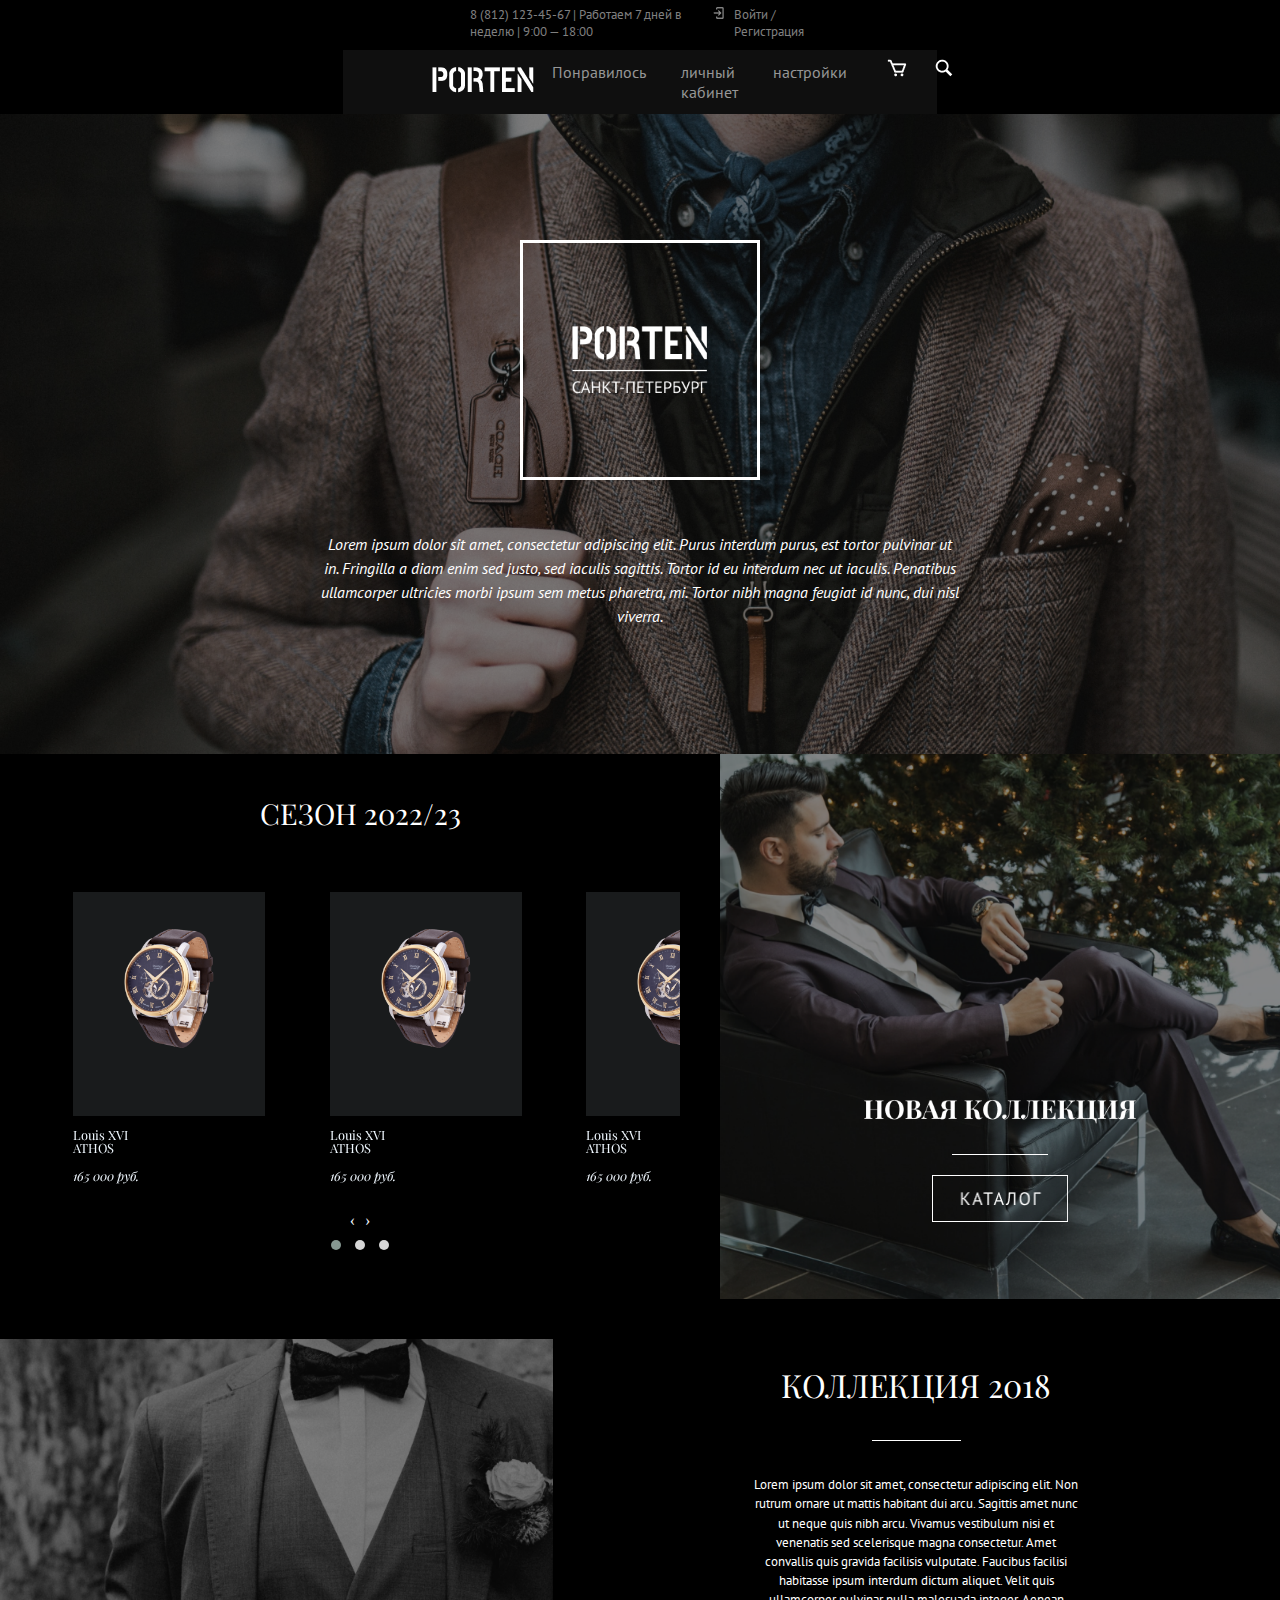
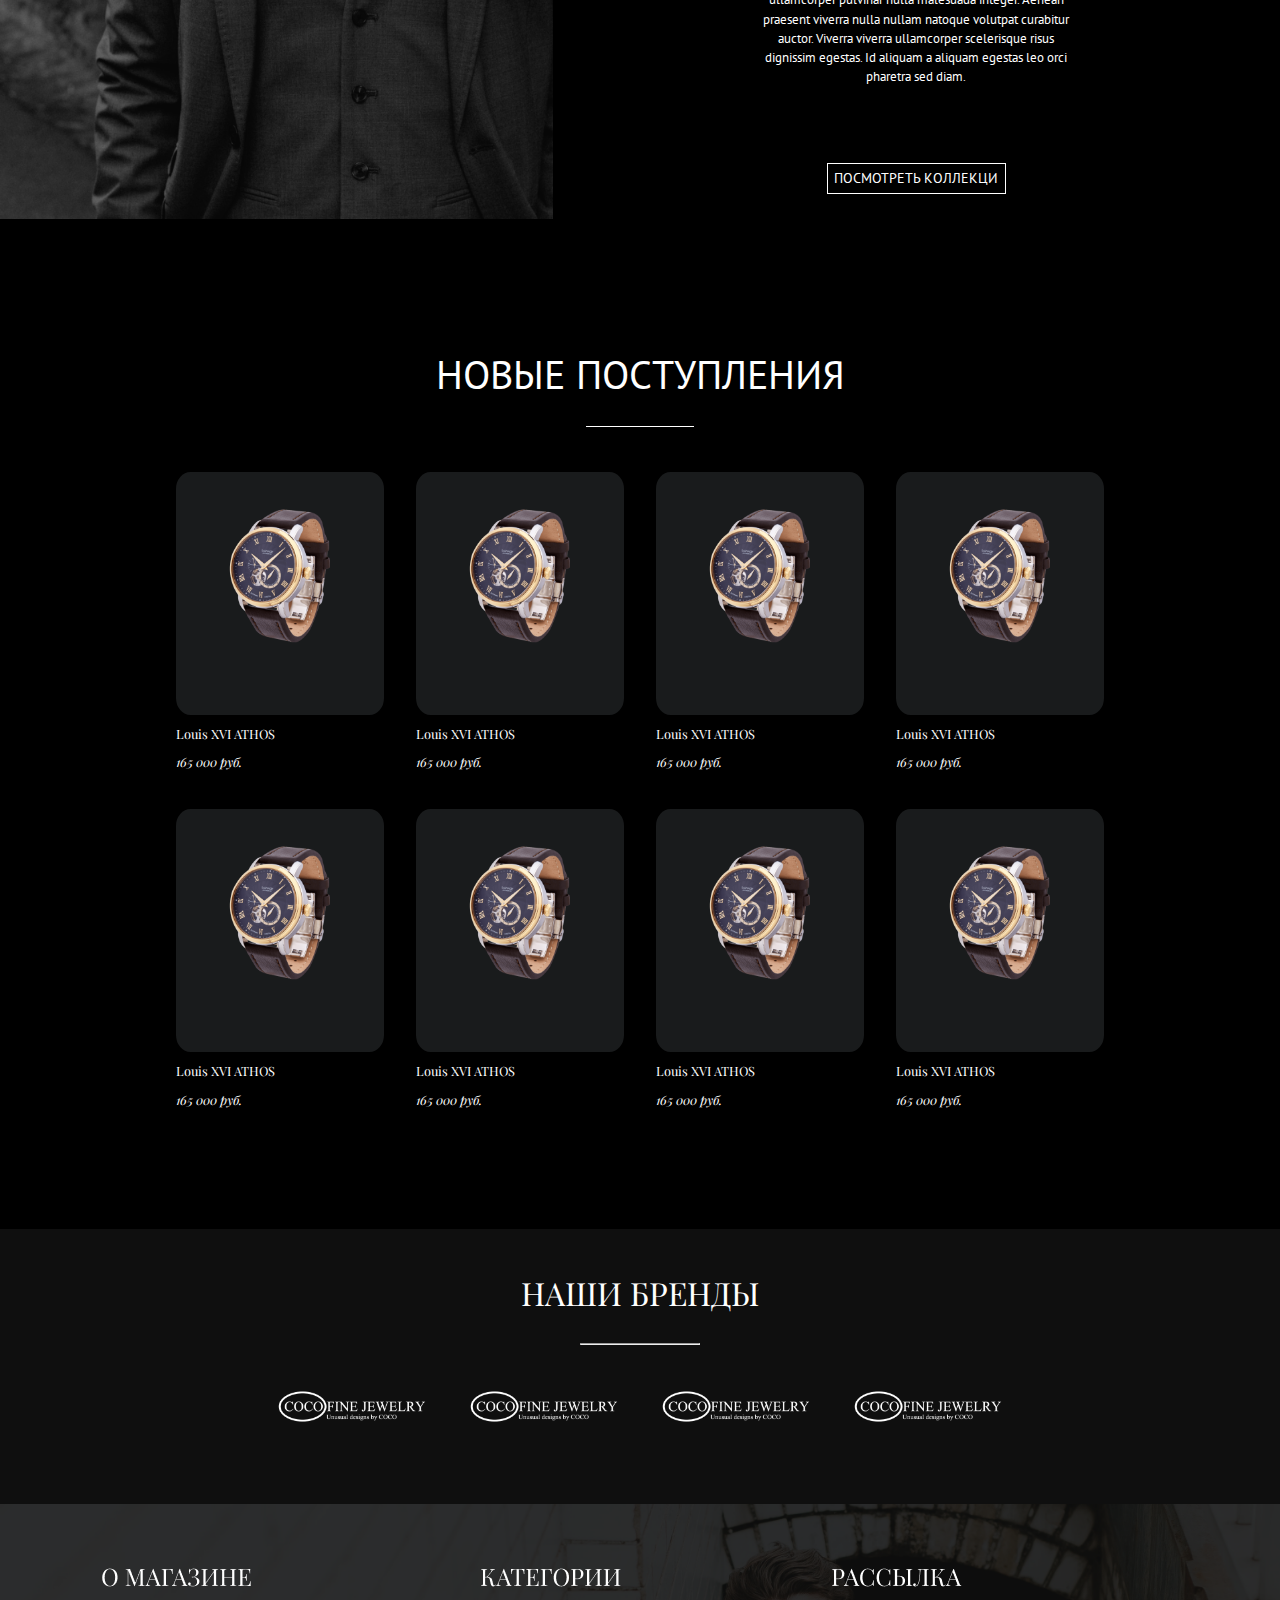
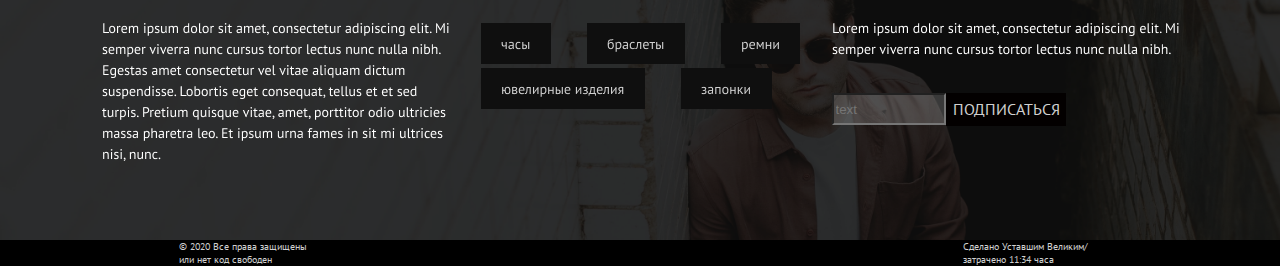
<file: все/грустное програмирование 1/html.thml/основной сайт/index.html>
<!DOCTYPE html>
<html lang="en">
<head>
    <!-- неизвестно со всего мира -->
    <meta charset="UTF-8">
    <meta http-equiv="X-UA-Compatible" content="IE=edge">
    <meta name="viewport" content="width=device-width, initial-scale=1.0">
    <link rel="preconnect" href="https://fonts.googleapis.com"><link rel="preconnect" href="https://fonts.gstatic.com" crossorigin><link href="https://fonts.googleapis.com/css2?family=Lobster&family=PT+Sans&family=Titillium+Web:ital,wght@1,200&display=swap" rel="stylesheet">
    <link rel="preconnect" href="https://fonts.googleapis.com">
    <link rel="preconnect" href="https://fonts.gstatic.com" crossorigin>
    <link href="https://fonts.googleapis.com/css2?family=PT+Sans&family=Playfair+Display:ital@0;1&family=Titillium+Web:ital,wght@1,200&display=swap" rel="stylesheet">


    <!-- С ПК -->
    <link rel="shortcut icon" href="favicon.ico" type="image/x-icon">
    <link rel="stylesheet" href="../CSS/vss.css">
    <link rel="stylesheet" href="../CSS/vss2.css">
    <link rel="stylesheet" href="../CSS/vss3.css">

    <!-- Симбиоты -->
    <link rel="stylesheet" href="../CSS/owl.carousel.min.css">
    <link rel="stylesheet" href="../CSS/owl.theme.default.min.css">


    <title>PORTEN</title>
</head>
<body>
    <header>
        <div id="hedet5">
            <div id="heder1">
                <div id="phonH">8 (812) 123-45-67    |    Работаем 7 дней в неделю    |    9:00 — 18:00  </div>
                <div id="heder2">
                    <div><img id="img1H" src="../фото/heder/ic_sharp-log-in.png" alt=""></div>
                    <div>Войти / Регистрация</div>
                </div>
            </div>
        </div>
        <nav>
            <div id="heder4">
                <div id="hedersd">
                    <div><img id="wwwhead" src="../фото/heder/PORTEN.png" alt=""></div>
                </div>
                <div id="sdsdheder">
                    <a class="textheder1" id="ahed1" href="../иные под сайты/proverka.html">Понравилось</a>
                    <a class="textheder1" id="ahed1" href="../иные под сайты/proverka.html">личный кабинет</a>
                    <a class="textheder1" id="ahed1" href="../иные под сайты/proverka.html">настройки</a>
                    <a class="textheder12" id="ahed1" href="../иные под сайты/proverka.html"><img id="rostimghed" src="../фото/heder/bx_bx-cart.png" alt=""></a>
                    <a class="textheder2" id="ahed1" href="../иные под сайты/proverka.html"><img id="rostimghed" src="../фото/heder/gridicons_search.png" alt=""></a>
                </div>
            </div>
        </nav>
    </header>
    <main>
        <div class="main1">
            <div><img class="miniimgmain1" src="../фото/main/logo.png" alt=""></div>
            <div class="mainmaxwight1">Lorem ipsum dolor sit amet, consectetur adipiscing elit. Purus interdum purus, est tortor pulvinar ut in. Fringilla a diam enim sed justo, sed iaculis sagittis. Tortor id eu interdum nec ut iaculis. Penatibus ullamcorper ultricies morbi ipsum sem metus pharetra, mi. Tortor nibh magna feugiat id nunc, dui nisl viverra.</div>
        </div>
        <div class="main2">
            <div id="main1255">
                <div class="sasonmain2" id="ok2">СЕЗОН 2022/23</div>
                <div class="poloscamain2"><div class="poloscamain22"></div></div>
                <div class="owl-carousel owl-theme" id="ok" style="color:aliceblue;">
                    <div class="item" id="mardgentightmain2">
                        <div class="padingclokmain"><img src="../фото/main/62050 1.png" alt=""></div>
                        <div>
                            <p class="rextmainclok">Louis XVI ATHOS</p>
                            <p class="rextmainclok2">165 000 руб.  </p>
                        </div>
                    </div>
                    <div class="item" id="mardgentightmain23"><h4></h4></div>
                    <div class="item" id="mardgentightmain2">
                        <div class="padingclokmain"><img src="../фото/main/62050 1.png" alt=""></div>
                        <div>
                            <p class="rextmainclok">Louis XVI ATHOS</p>
                            <p class="rextmainclok2">165 000 руб.  </p>
                        </div>
                    </div>
                    <div class="item" id="mardgentightmain23"><h4></h4></div>
                    <div class="item" id="mardgentightmain2">
                        <div class="padingclokmain"><img src="../фото/main/62050 1.png" alt=""></div>
                        <div>
                            <p class="rextmainclok">Louis XVI ATHOS</p>
                            <p class="rextmainclok2">165 000 руб.  </p>
                        </div>
                    </div>
                    <div class="item" id="mardgentightmain23"><h4></h4></div>
                    <div class="item" id="mardgentightmain2">
                        <div class="padingclokmain"><img src="../фото/main/62050 1.png" alt=""></div>
                        <div>
                            <p class="rextmainclok">Louis XVI ATHOS</p>
                            <p class="rextmainclok2">165 000 руб.  </p>
                        </div>
                    </div>
                    <div class="item" id="mardgentightmain23"><h4></h4></div>
                    <div class="item" id="mardgentightmain2">
                        <div class="padingclokmain"><img src="../фото/main/62050 1.png" alt=""></div>
                        <div>
                            <p class="rextmainclok">Louis XVI ATHOS</p>
                            <p class="rextmainclok2">165 000 руб.  </p>
                        </div>
                    </div>
                    <div class="item" id="mardgentightmain23"><h4></h4></div>
                    <div class="item" id="mardgentightmain2">
                        <div class="padingclokmain"><img src="../фото/main/62050 1.png" alt=""></div>
                        <div>
                            <p class="rextmainclok">Louis XVI ATHOS</p>
                            <p class="rextmainclok2">165 000 руб.  </p>
                        </div>
                    </div>
                    <div class="item" id="mardgentightmain23"><h4></h4></div>
                </div>
            </div>
            <div id="main1245">
                <div style="height: 50%;"></div>
                <div class="bambammaib">
                    <div><img style="width: 17em;" src="../фото/main/Новая коллекция.png" alt=""></div>
                    <div class="poloscamain23"><div class="poloscamain33"></div></div>
                    <a href="#noviu_wtshi"><img id="katalogmain2145" src="../фото/main/Frame 2.png" alt=""></a>
                </div>
            </div>
        </div>
        <div class="main3">
            <div class="main3text">
                <div class="main3text1">КОЛЛЕКЦИЯ 2018</div>
                <br>
                <div class="main3textpolosa"></div>
                <br >
                <div class="main3text2">Lorem ipsum dolor sit amet, consectetur adipiscing elit. Non rutrum ornare ut mattis habitant dui arcu. Sagittis amet nunc ut neque quis nibh arcu. Vivamus vestibulum nisi et venenatis sed scelerisque magna consectetur. Amet convallis quis gravida facilisis vulputate. Faucibus facilisi habitasse ipsum interdum dictum aliquet. Velit quis ullamcorper pulvinar nulla malesuada integer. Aenean praesent viverra nulla nullam natoque volutpat curabitur auctor. Viverra viverra ullamcorper scelerisque risus dignissim egestas. Id aliquam a aliquam egestas leo orci pharetra sed diam. </div>
                <a class="boom" href="https://swissmade.com.ua/modnye-novinki-chasov-so-vsemirnoy-vystavki-baselworld-2018/"><div class="main3text3">ПОСМОТРЕТЬ КОЛЛЕКЦИ</div></a>
            </div>
            <div class="main3foto"></div>
        </div>
        <div class="main4">
            <div class="hedermain4" id="noviu_wtshi">НОВЫЕ ПОСТУПЛЕНИЯ</div>
            <div id="hrmain4"></div>
            <div class="postavimain4">
                <div class="marmine4">
                    <div class="main4clok"><img class="rostmine4" src="../фото/main/62050 1.png" alt=""></div>
                    <p class="rextmainclok">Louis XVI ATHOS</p>
                    <p class="rextmainclok2">165 000 руб.  </p>
                </div>
                <div class="marmine4">
                    <div class="main4clok"><img class="rostmine4" src="../фото/main/62050 1.png" alt=""></div>
                    <p class="rextmainclok">Louis XVI ATHOS</p>
                    <p class="rextmainclok2">165 000 руб.  </p>
                </div>
                <div class="marmine4">
                    <div class="main4clok"><img class="rostmine4" src="../фото/main/62050 1.png" alt=""></div>
                    <p class="rextmainclok">Louis XVI ATHOS</p>
                    <p class="rextmainclok2">165 000 руб.  </p>
                </div>
                <div class="marmine44">
                    <div class="main4clok"><img class="rostmine4" src="../фото/main/62050 1.png" alt=""></div>
                    <p class="rextmainclok">Louis XVI ATHOS</p>
                    <p class="rextmainclok2">165 000 руб.  </p>
                </div>
            </div>
            <div class="postavimain4">
                <div class="marmine41">
                    <div class="main4clok"><img class="rostmine4" src="../фото/main/62050 1.png" alt=""></div>
                    <p class="rextmainclok">Louis XVI ATHOS</p>
                    <p class="rextmainclok2">165 000 руб.  </p>
                </div>
                <div class="marmine41">
                    <div class="main4clok"><img class="rostmine4" src="../фото/main/62050 1.png" alt=""></div>
                    <p class="rextmainclok">Louis XVI ATHOS</p>
                    <p class="rextmainclok2">165 000 руб.  </p>
                </div>
                <div class="marmine41">
                    <div class="main4clok"><img class="rostmine4" src="../фото/main/62050 1.png" alt=""></div>
                    <p class="rextmainclok">Louis XVI ATHOS</p>
                    <p class="rextmainclok2">165 000 руб.  </p>
                </div>
                <div class="marmine44">
                    <div class="main4clok"><img class="rostmine4" src="../фото/main/62050 1.png" alt=""></div>
                    <p class="rextmainclok">Louis XVI ATHOS</p>
                    <p class="rextmainclok2">165 000 руб.  </p>
                </div>
            </div>
        </div>
    </main>
    <footer>
        <div class="footer1">
            <div class="footerheder1">НАШИ БРЕНДЫ</div>
            <hr class="hrfooter1">
            <div class="reclamafooter1">
                <div class="vvvmargerfooter1"><img class="rostfooterimg1" src="../фото/footer/Rectangle 2.png" alt=""></div>
                <div class="vvvmargerfooter1"><img class="rostfooterimg1" src="../фото/footer/Rectangle 2.png" alt=""></div>
                <div class="vvvmargerfooter1"><img class="rostfooterimg1" src="../фото/footer/Rectangle 2.png" alt=""></div>
                <div class="vvvmargerfooter1"><img class="rostfooterimg1" src="../фото/footer/Rectangle 2.png" alt=""></div>
            </div>
        </div>
        <div class="footer2">
            <div id="efiwndc">
                <div class="efwodc"><img src="../фото/footer/О магазине.png" alt=""></div>
                <div><img src="../фото/footer/3fewdc.png" alt=""></div>
            </div>
            <div id="efiwndc">
                <div class="efwodc"><img src="../фото/footer/Категории.png" alt=""></div>
                <div>
                    <div>
                        <a class="ofejpwld1" href="#ok2"><img src="../фото/footer/minifooter/Frame 3.png" alt=""></a>
                        <a class="ofejpwld" href="https://pandora.kz/catalog/braslety/"><img src="../фото/footer/minifooter/Frame 4.png" alt=""></a>
                        <a class="ofejpwld2" href="https://www.lamoda.kz/c/703/accs-muzhskie-remni/"><img src="../фото/footer/minifooter/Frame 6.png" alt=""></a>
                    </div>
                    <div>
                        <a class="ofejpwld12" href="https://viled.kz/women/catalog/1322"><img src="../фото/footer/minifooter/Frame 5.png" alt=""></a>
                        <a class="ofejpwld2" href="https://kazyna-gold.kz/catalog/zaponki-i-zazhimy/"><img src="../фото/footer/minifooter/Frame 7.png" alt=""></a>
                    </div>
                </div>
            </div>
            <div id="efiwndc">
                <div class="efwodc"><img src="../фото/footer/РАссылка.png" alt=""></div>
                <div class="efwodc"><img src="../фото/footer/Lorem ipsum dolor sit amet, consectetur adipiscing elit. Mi semper viverra nunc cursus tortor lectus nunc nulla nibh..png" alt=""></div>
                <div class="HHDDFFF">
                    <input type="email" name="efdcx" id="INNNPUUT" placeholder="text">
                    <a class="efwibhd" href="https://www.youtube.com/@tlokwyder2958/featured"><div id="font" class="pfjemcmfke">ПОДПИСАТЬСЯ</div></a>
                </div>
            </div>
        </div>
    </footer>
    <div class="theend">
        <div class="fed">
            <div class="colorandfont">© 2020 Все права защищены или нет код свободен</div>
            <div class="colorandfont1">Сделано Уставшим Великим/затрачено 11:34 часа</div>
        </div>
    </div>
</body>
</html>
<script src="https://ajax.googleapis.com/ajax/libs/jquery/3.6.1/jquery.min.js"></script>
<script src="../js.js/owl.carousel.min.js"></script>
<script src="../js.js/jshed.js"></script>
</file>
<file: все/грустное програмирование 1/html.thml/CSS/vss.css>
/* heder */
html{
    scroll-behavior:smooth;
}
::-webkit-scrollbar {
    width: 5px;
    height: 10px;
  }
  
  /* Track /
  ::-webkit-scrollbar-track {
    box-shadow: inset 0 0 5px grey;
    border-radius: 10px;
  }
  
  / Handle */
  ::-webkit-scrollbar-thumb {
    background:#f0f0f0;
    border-radius: 7%;
  }
/* scroll-behavior: smooth; */
body{
    background-color: black;
    margin: 0%;
    height: auto;
}
header{
    justify-items: center;
    width: 100%;
    /* border: 1px red solid; */
}
nav{
    display: flex;
    justify-content: center;
    margin-top: 0.2rem;
    background-color:rgba(15, 15, 15, 1) ;
}
/* div{
    border: 1px red solid;
} */
#phonH{
    font-family: 'PT Sans', sans-serif;
    color: gray;
}
#heder1{
    font-family: 'PT Sans', sans-serif;
    color: gray;
    display: flex;
    width: 70%;
    justify-content: space-between;
    font-size: 0.8rem;
    margin: 0.4rem;
}
#heder2{
    display: flex;
    justify-content: center;
    
}
#img1H{
    width: auto;
    margin-right: 0.5rem;
}

#heder4{
    display: flex;
    width: 70%;
    justify-content: space-between;
    align-items: center;
    height: 4rem;
}
#hedet5{
    display: flex;
    justify-content: center;
}
#sdsdheder{
    display: flex;
}
.textheder1{
    height: 100%;
    padding: 1.1rem;
    display: flex;
    color: rgba(255, 255, 255, 1);
    align-items: center;
}

.textheder12{
    height: 100%;
    padding: 0.8rem;
    display: flex;
    align-items: center;
    margin-left: 0.5rem;
}
.textheder2{
    height: 100%;
    padding: 0.8rem;
    display: flex;
    height: 100%;
    align-items: center;
}
#ahed1{
    color: rgba(150, 150, 150, 1);
    text-decoration: none;
    font-family: 'PT Sans', sans-serif;
}

.textheder1:hover {
    color: #fff;
    background: rgba(149, 149, 149, 0.316);
    border-radius: 7%;
    transition: all .3s linear;
    -webkit-transition: all .3s linear;
    -moz-transition: all .3s linear; 
}
</file>
<file: все/грустное програмирование 1/html.thml/CSS/vss2.css>
/* main */
.main1{
    display: flex;
    flex-direction:column;
    align-items: center;
    justify-content: center;
    background-image: url("../фото/main/Rectangle\ 3.png");
    background-size: cover;
    height: 40rem;
}
.mainmaxwight1{
    max-width: 40rem;
    line-height: 150%;
    font-size: 1rem;
    color: rgb(255, 255, 255);
    font-family: 'PT Sans', sans-serif;
    margin-top: 3rem;
    font-style:italic;
    text-align: center;
}
.miniimgmain1{
    width: 15rem;
}
.main2{
    display: flex;
    flex-direction: row;
}
#main1255{
    width: 50%;
    padding: 2.5em;
    justify-items: center;
}
.padingclokmain{
    padding: 2em;
    background-color:rgba(25, 27, 28, 1);
    height: 10rem;
    width: 8rem;
    z-index: 0;
}
#mardgentightmain2{
    margin-left: 2rem ;
    display: flex;
    flex-direction: column;
    justify-content: center;
}
#mardgentightmain23{
    width: 1em;
}
.rextmainclok{
    font-family: 'Playfair Display', serif;
    font-style:normal;
    font-size: 0.8em;
    line-height: 1em;
}
.rextmainclok2{
    font-family: 'Playfair Display', serif;
    font-style:oblique;
    font-size: 0.8em;
}
.sasonmain2{
    text-align: center;
    font-family: 'Playfair Display', serif; 
    font-size: 1.8em;
    color: rgba(255, 255, 255, 1); 
}
.poloscamain2{
    padding: 2rem;
    padding-bottom: 1.7em;
    display: flex;
    justify-items: center;
    justify-content: center;
}
.poloscamain22{
    border-bottom: 1px white solid;
    width: 20%;
}

#main1245{
    display: flex;
    flex-direction:column;
    align-items: center;
    justify-content: center;
    width: 45%;
    background-image: url("../фото/main/Rectangle\ 8.png");
    background-size: cover;
}

.poloscamain33{
    border-bottom: 1px white solid;
    width: 6em;
}
.bambammaib{
    display: flex;
    flex-direction:column;
    align-items: center;
    justify-content: center;
}
.poloscamain23{
    padding: 1.6rem;
    padding-bottom: 1.3em;
    display: flex;
    justify-items: center;
    justify-content: center;
}
#katalogmain2145{
    width: 8.5em;
}
#katalogmain2145:hover{
    width: 8.5em;
    background-color: rgba(255, 255, 255, 0.3);
    transition: all .3s linear;
    -webkit-transition: all .3s linear;
    -moz-transition: all .3s linear; 
}

.main3{
    display: flex;
    flex-direction: row-reverse;
    align-items: center;
    justify-content: center;
    /* padding: 4em; */
}


.main3text{
    width: 52%;
    padding: 4em;
    display: flex;
    flex-direction: column ;
    align-items: center;
    justify-items: center;
}
.main3foto{
    display: flex;
    flex-direction:column;
    align-items: center;
    justify-content: center;
    width: 48%;
    background-image: url("../фото/main/Rectangle\ 9.png");
    background-size: cover;
    height: 30em;
}
.main3text1{
    font-family: 'Playfair Display', serif;
    font-size: 2em;
    color: white;
}
.main3textpolosa{
    border-bottom:1px white solid;
    width: 15%;
    margin-bottom:1em ;
    margin-top: 1em;
}
.main3text2{
    font-family: 'PT Sans', sans-serif;
    font-size: 0.8em;
    color: white;
    text-align: center;
    width: 55%;
    line-height: 150%;
    font-weight: 400;
    margin-bottom: 6em;
}
.main3text3{
    text-align: center;
    color: white;
    font-size: 0.9em;
    font-family: 'PT Sans', sans-serif;
    border: 0.003em white solid;
    font-style: initial;
    text-decoration: none;
    letter-spacing: 10%;
    font-weight: 400px;
    line-height: 2em;
    
}
.boom{
    width: 30%;
    text-decoration: none;
}
.boom:hover{
    text-decoration: none;
    background-color: rgba(255, 255, 255, 0.4);
    transition: all .3s linear;
    -webkit-transition: all .3s linear;
    -moz-transition: all .3s linear;
}

.main4{
    display: flex;
    flex-direction:column ;
    justify-items: center;
    align-items: center;
    padding: 6em;
}


#hrmain4{
    width: 10%;
    border-bottom: 1px white solid;
    margin-bottom:2em ;
}
.hedermain4{
    font-family: 'PT Sans', sans-serif;
    font-style:unset;
    color: white;
    vertical-align: top;
    line-height: 100%;
    font-size: 2.5em;
    margin: 0em 0em 0.8em 0em;
}
.postavimain4{
    display: flex;
    flex-direction: row;
    margin: 0.8em;
    color: white;
}
.main4clok{
    padding: 2em;
    background-color: rgba(25, 27, 28, 1);
    border-radius: 7%;
}
.rostmine4{
    width: 9em;
    margin-bottom: 2em;
}
.marmine4{
    margin-right: 2em;
}
.marmine41{
    margin-right: 2em;
}
</file>
<file: все/грустное програмирование 1/html.thml/CSS/vss3.css>
.footer1{
    display: flex;
    flex-direction: column;
    justify-content: center;
    justify-items: center;
    align-items: center;
    background-color: rgba(15, 15, 15, 1);
    padding: 3em;
}
.footerheder1{
    font-family: 'Playfair Display', serif;
    font-style:unset;
    color: white;
    vertical-align: top;
    line-height: 100%;
    font-size: 2em;
    margin: 0em 0em 0.8em 0em;
}
.hrfooter1{
    background-color: white;
    color: white;
    width: 10%;
    margin-bottom: 1em;
}
.reclamafooter1{
    display: flex;
    flex-direction: row;
}
.vvvmargerfooter1{
    margin: 1em;
}
.rostfooterimg1{
    width: 10em;
}

.footer2{
    display: flex;
    flex-direction: row;
    justify-content: center;
    justify-items: center;
    align-items: center;
    align-content: center;
    background-image: url("../фото/footer/Rectangle\ 15.png");
    background-size: cover;
    padding: 3em;
    height: 15em;
}
/* text-decoration: none; */
#efiwndc{
    display: flex;
    flex-direction: column;
    justify-content: right;
    align-items: flex-start;
    height: 13em;
    margin: 1em;
}
.efwodc{
    margin-bottom: 2em;
}
.ofejpwld{
    margin: 2em;
}
.ofejpwld1{
    margin: 2em 0 2em 0;
}
.ofejpwld2{
    margin: 2em 0 2em 0em;
}
.ofejpwld12{
    margin: 2em 2em 2em 0;
}
.HHDDFFF{
    display: flex;
    flex-direction: row;
}
#INNNPUUT{
    height: 2em;
    background-color: rgba(233, 233, 233, 0.2);
    color: rgb(210, 210, 210);
    width: 8em;
}

.theend{
    display: flex;
    align-items: center;
    justify-content: center;
}
.fed{
    display: flex;
    flex-direction: row;
    justify-content: space-between;
    width: 72%;
}
.colorandfont{
    display: flex;
    font-family: 'PT Sans', sans-serif;
    color: #D0D0D0;
    width: 15%;
    font-size: 0.6rem;
}
#font{
    font-family: 'PT Sans', sans-serif;
    color: #D0D0D0;
}
.colorandfont1{
    display: flex;
    font-family: 'PT Sans', sans-serif;
    color: #D0D0D0;
    width: 15%;
    font-size: 0.6rem;
}
.efwibhd{
    text-decoration: none;
}
.pfjemcmfke{
    font-family: 'Playfair Display', serif;
    background-color: rgb(3, 0, 0);
    color: white;
    padding: 0.4em;
    font-size: 0.8;
    text-decoration: none;
}
</file>
